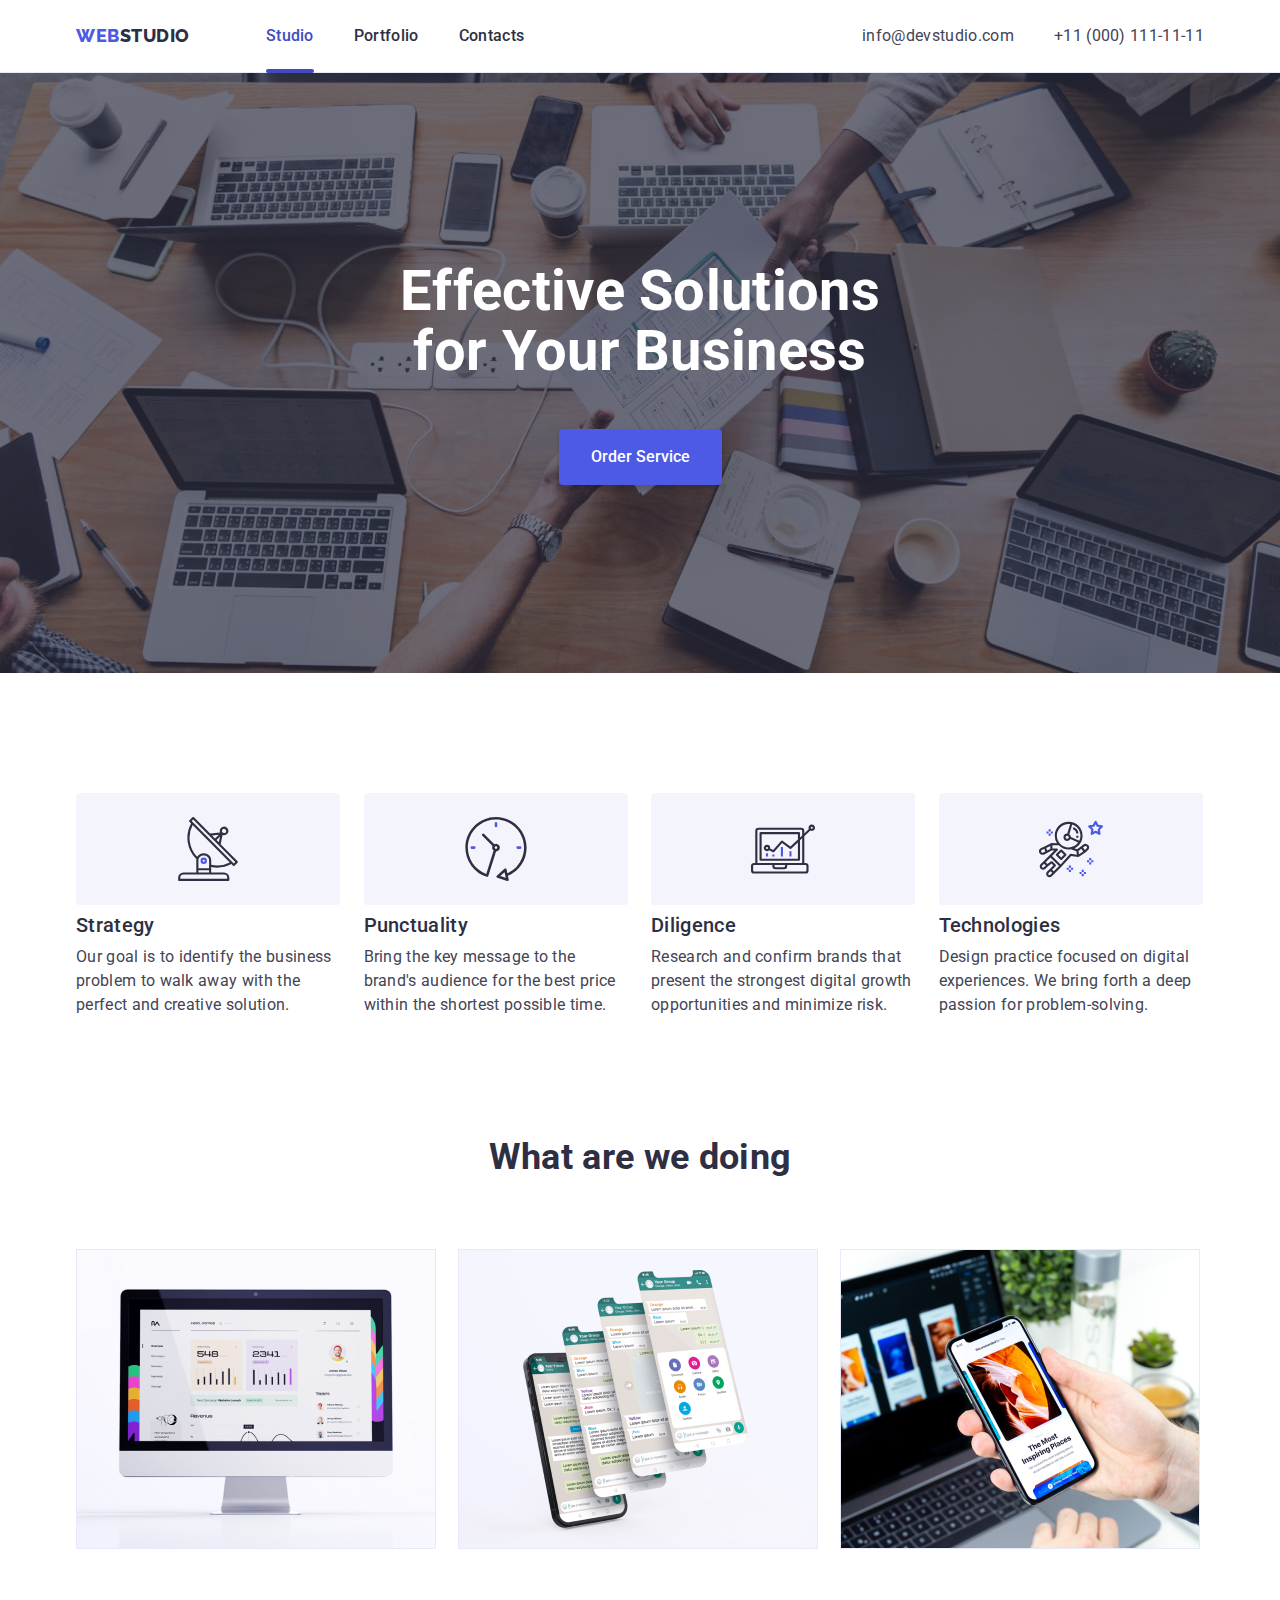
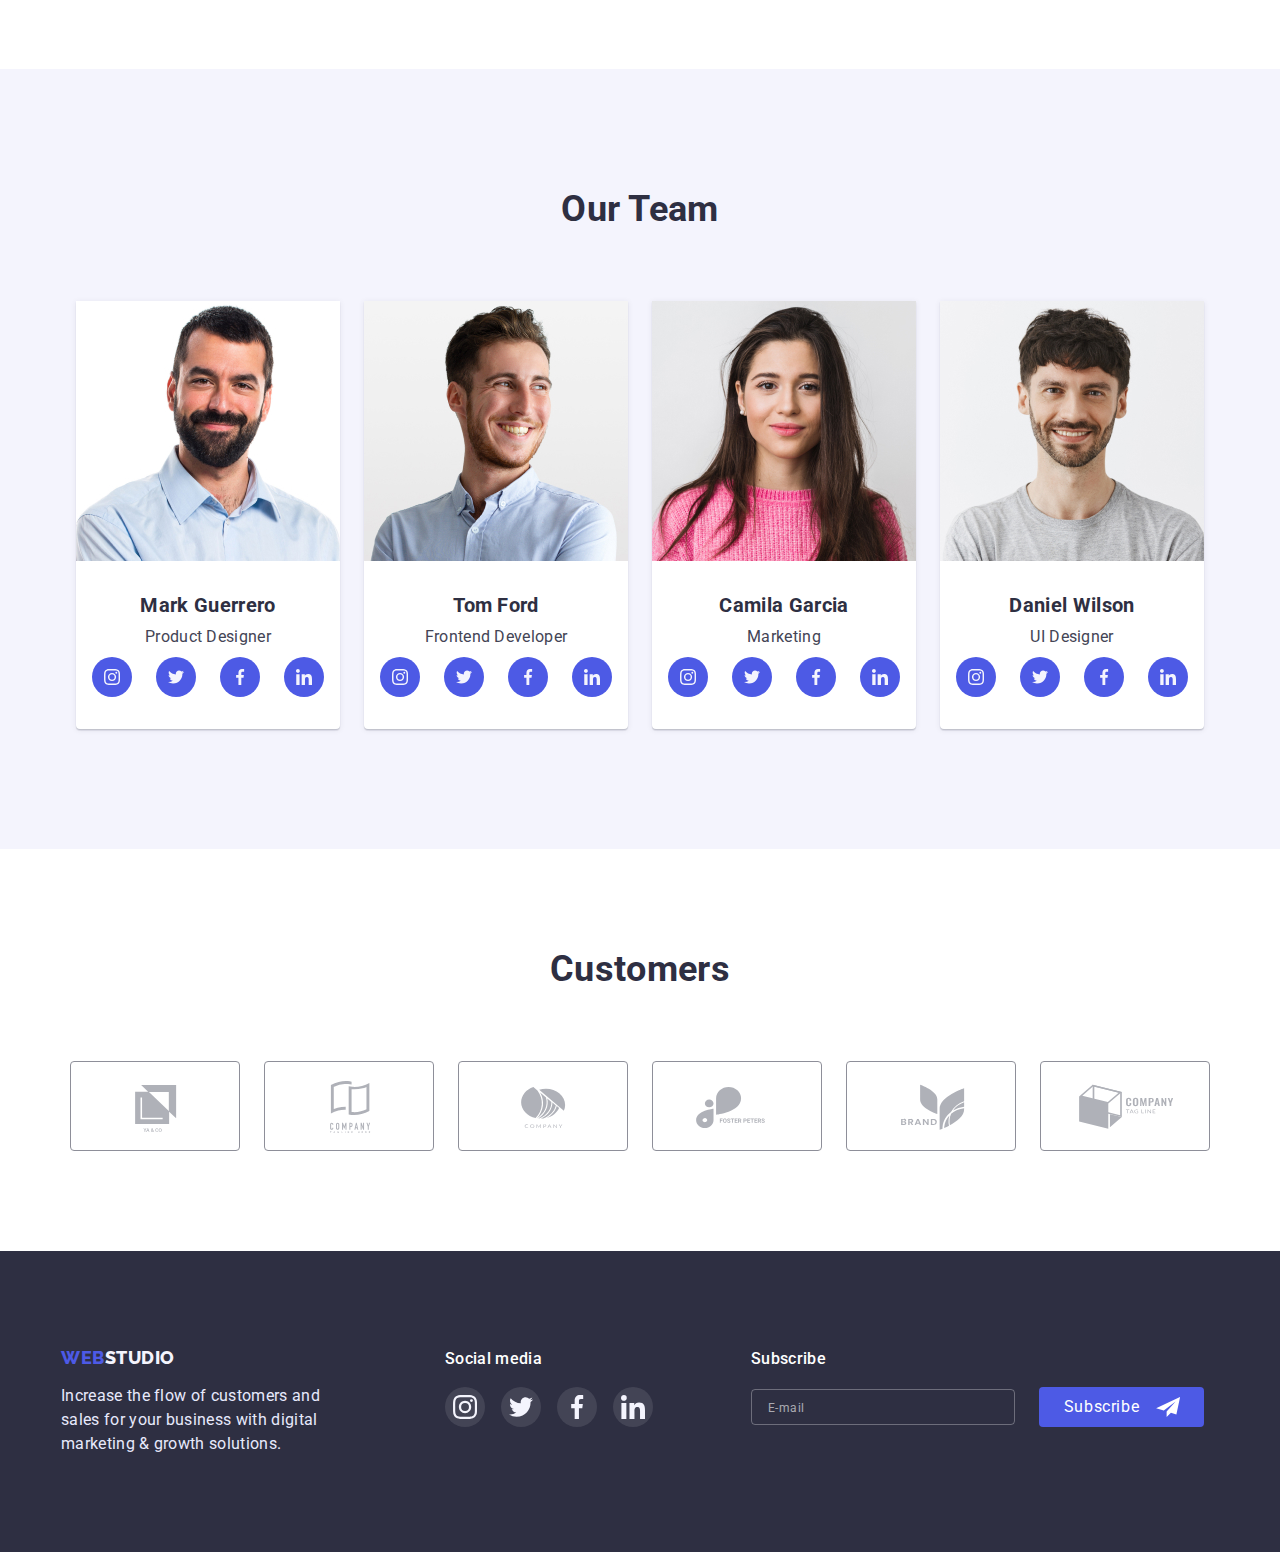
<file: index.html>
<!DOCTYPE html>
<html lang="en">
<head>
    <meta charset="UTF-8">
    <meta http-equiv="X-UA-Compatible" content="IE=edge">
    <meta name="viewport" content="width=device-width, initial-scale=1.0">
    <title>Webstudio</title>
    <!--Fonts-->
    <link rel="preconnect" href="https://fonts.googleapis.com">
    <link rel="preconnect" href="https://fonts.gstatic.com" crossorigin>
    <link href="https://fonts.googleapis.com/css2?family=Raleway:wght@800&family=Roboto:wght@400;500;700;900&display=swap"
        rel="stylesheet">
    <!--Styles-->
    <link rel="stylesheet" href="https://cdn.jsdelivr.net/npm/modern-normalize@1.1.0/modern-normalize.min.css">
    <link rel="stylesheet" href="./css/styels.css">

</head>
<body>
    <header class="header">
        <div class="container main-nav">
            <a class="nav-logo" href="./index.html"><span class="logo-link-part">Web</span>Studio</a>
            <button class="main-btn-hamburger js-open-menu" type="button" >
                <svg class="main-menu-hamburger">
                    <use href="./images/icons.svg#icon-menu-hamburger"></use>
                </svg>
            </button>  
            <!-- *Menu-hamburger*-->
            <div class="menu-hamburger js-menu-container" >
                <button class="modal-menu-close js-close-menu" type="button">
                    <svg class="menu-icon-close">
                        <use href="./images/icons.svg#icon-close"></use>
                    </svg>
                </button>
                <nav class="mobile-nav">
                    <ul class="mobile-site-nav">
                        <li class="item"><a class="mobile-nav-link current" href="./index.html">Studio</a></li>
                        <li class="item"><a class="mobile-nav-link" href="./portfolio.html">Portfolio</a></li>
                        <li class="item"><a class="mobile-nav-link" href="">Contacts</a></li>
                    </ul>
                </nav>
                <div class="mobail-address-social">
                    <address class="mobile-address">
                        <ul class="mobile-site-address">
                            <li class="item"><a class="mobile-address-link tel" href="tel:+110001111111">+11 (000) 111-11-11</a></li>
                            <li class="item"><a class="mobile-address-link mail" href="mailto:info@devstudio.com">info@devstudio.com</a></li>
                        </ul>
                    </address>
                    <ul class="mobail-social-list">
                        <li class="mobail-social-item">
                            <a href="" class="mobail-social-link">
                                <svg class="mobail-social-icon">
                                    <use href="./images/icons.svg#icon-instagram"></use>
                                </svg>
                            </a>
                        </li>
                        <li class="mobail-social-item">
                            <a href="" class="mobail-social-link">
                                <svg class="mobail-social-icon">
                                    <use href="./images/icons.svg#icon-twitter"></use>
                                </svg>
                            </a>
                        </li>
                        <li class="mobail-social-item">
                            <a href="" class="mobail-social-link">
                                <svg class="mobail-social-icon">
                                    <use href="./images/icons.svg#icon-facebook"></use>
                                </svg>
                            </a>
                        </li>
                        <li class="mobail-social-item">
                            <a href="" class="mobail-social-link">
                                <svg class="mobail-social-icon">
                                    <use href="./images/icons.svg#icon-linkedin"></use>
                                </svg>
                            </a>
                        </li>
                    </ul>
                </div>
            </div>  
            <!-- end menu -->
            <nav class="nav">
                <ul class="site-nav">
                    <li class="item"><a class="nav-link current" href="./index.html">Studio</a></li>
                    <li class="item"><a class="nav-link" href="./portfolio.html">Portfolio</a></li>
                    <li class="item"><a class="nav-link" href="">Contacts</a></li>
                </ul> 
            </nav>
            <address class="address">
                <ul class="site-address">
                        <li class="item"><a class="address-link" href="mailto:info@devstudio.com">info@devstudio.com</a></li>
                        <li class="item"><a class="address-link"  href="tel:+110001111111">+11 (000) 111-11-11</a></li>
                </ul>  
            </address>        
        </div>
    </header>
    <main class="main-page">
        <section class="hero-section">
            <div class="container">
                <h1 class="hero-text">Effective Solutions
                for Your Business</h1>
                <button class="button-service" type="button" data-modal-open>Order Service</button>
            </div>
        </section>
        <section class="about-section">
            <div class="container">
                <h2 class="visually-hidden">What are we doing</h2>
                <ul class="about-items">
                    <li class="item">
                        <div class="about-icon-box">
                            <svg class="about-icon">
                                <use href="./images/icons.svg#icon-antenna"></use>
                            </svg>
                        </div>
                        
                        <h3 class="about-section-title">Strategy</h3>
                        <p class="about-section-descr">Our goal is to identify the business
                        problem to walk away with the perfect and creative solution.</p>
                    </li>
                    <li class="item">
                        <div class="about-icon-box">
                            <svg class="about-icon">
                                <use href="./images/icons.svg#icon-clock"></use>
                            </svg>
                        </div>
                        <h3 class="about-section-title">Punctuality</h3>
                        <p class="about-section-descr">Bring the key message to the brand's audience for the best price within the shortest possible time.</p>
                    </li>
                    <li class="item">
                        <div class="about-icon-box">
                            <svg class="about-icon">
                                <use href="./images/icons.svg#icon-diagram"></use>
                            </svg>
                        </div>
                        <h3 class="about-section-title">Diligence</h3>
                        <p class="about-section-descr">Research and confirm brands that present the strongest digital growth opportunities and minimize risk.</p>
                    </li>
                    <li class="item">
                        <div class="about-icon-box">
                            <svg class="about-icon">
                                <use href="./images/icons.svg#icon-astronaut"></use>
                            </svg>
                        </div>
                        <h3 class="about-section-title">Technologies</h3>
                        <p class="about-section-descr">Design practice focused on digital experiences. We bring forth a deep passion for problem-solving.</p>
                    </li>
                </ul>
            </div>
        </section>
        <section class="example-section">
            <div class="container">
                <h2 class="example-section-head">What are we doing</h2>
                <ul class="example-section-img">
                    <li>
                        <img 
                        srcset="
                        ./images/computer.jpg 1x, 
                        ./images/computer@2x.jpg 2x
                        " 
                        src="./images/computer.jpg" 
                        alt="computer" 
                        width="360" 
                        >
                    </li>
                    <li>
                        <img 
                        srcset="
                        ./images/phone.jpg 1x, 
                        ./images/phone@2x.jpg 2x
                        "
                        src="./images/phone.jpg" 
                        alt="phone messenger" 
                        width="360">
                    </li>
                    <li>
                        <img 
                        srcset="
                        ./images/technologies.jpg 1x, 
                        ./images/technologies@2x.jpg 2x
                        " 
                        src="./images/technologies.jpg" 
                        alt="computer and phone" 
                        width="360">
                    </li>
                </ul>
            </div>
        </section>
        <section class="team-section">
            <div class="container">
                <h2 class="team-section-head">Our Team</h2>
                <ul class="team-list">
                    <li class="team-list-item">
                        <img 
                        srcset="
                        ./images/markguerrero.jpg 1x, 
                        ./images/markguerrero@2x.jpg 2x
                        "
                        src="./images/markguerrero.jpg" 
                        alt="photo Mark Guerrero" 
                        width="264" 
                        class="team-section-img"
                        >
                        <div class="team-section-descrow">
                            <h3  class="team-section-title">Mark Guerrero</h3>
                            <p class="team-section-descr">Product Designer</p>
                            <ul class="social-list">
                                <li class="social-item">
                                    <a href="" class="social-link">
                                        <svg class="social-icon">
                                            <use href="./images/icons.svg#icon-instagram"></use>
                                        </svg>
                                    </a>
                                </li>
                                <li class="social-item">
                                    <a href="" class="social-link">
                                        <svg class="social-icon">
                                            <use href="./images/icons.svg#icon-twitter"></use>
                                        </svg>
                                    </a>
                                </li>
                                <li class="social-item">
                                    <a href="" class="social-link">
                                        <svg class="social-icon">
                                            <use href="./images/icons.svg#icon-facebook"></use>
                                        </svg>
                                    </a>
                                </li>
                                <li class="social-item">
                                    <a href="" class="social-link">
                                        <svg class="social-icon">
                                            <use href="./images/icons.svg#icon-linkedin"></use>
                                        </svg>
                                    </a>
                                </li>
                            </ul>
                        </div>
                    </li>
                    <li class="team-list-item">
                        <img
                        srcset="
                        ./images/tomford.jpg 1x, 
                        ./images/tomford@2x.jpg 2x
                        "
                        src="./images/tomford.jpg" 
                        alt="photo Tom Ford" 
                        width="264" 
                        class="team-section-img"
                        >
                        <div class="team-section-descrow">
                            <h3  class="team-section-title">Tom Ford</h3>
                            <p class="team-section-descr">Frontend Developer</p>
                            <ul class="social-list">
                                <li class="social-item">
                                    <a href="" class="social-link">
                                        <svg class="social-icon">
                                            <use href="./images/icons.svg#icon-instagram"></use>
                                        </svg>
                                    </a>
                                </li>
                                <li class="social-item">
                                    <a href="" class="social-link">
                                        <svg class="social-icon">
                                            <use href="./images/icons.svg#icon-twitter"></use>
                                        </svg>
                                    </a>
                                </li>
                                <li class="social-item">
                                    <a href="" class="social-link">
                                        <svg class="social-icon">
                                            <use href="./images/icons.svg#icon-facebook"></use>
                                        </svg>
                                    </a>
                                </li>
                                <li class="social-item">
                                    <a href="" class="social-link">
                                        <svg class="social-icon">
                                            <use href="./images/icons.svg#icon-linkedin"></use>
                                        </svg>
                                    </a>
                                </li>
                            </ul>
                        </div>
                    </li>
                    <li class="team-list-item">
                        <img
                        srcset="
                        ./images/camilagarcia.jpg 1x, 
                        ./images/camilagarcia@2x.jpg 2x
                        "                         
                        src="./images/camilagarcia.jpg" 
                        alt="photo Camila Garcia" 
                        width="264" 
                        class="team-section-img"
                        >
                        <div class="team-section-descrow">
                            <h3  class="team-section-title">Camila Garcia</h3>
                            <p class="team-section-descr">Marketing</p>
                            <ul class="social-list">
                                <li class="social-item">
                                    <a href="" class="social-link">
                                        <svg class="social-icon">
                                            <use href="./images/icons.svg#icon-instagram"></use>
                                        </svg>
                                    </a>
                                </li>
                                <li class="social-item">
                                    <a href="" class="social-link">
                                        <svg class="social-icon">
                                            <use href="./images/icons.svg#icon-twitter"></use>
                                        </svg>
                                    </a>
                                </li>
                                <li class="social-item">
                                    <a href="" class="social-link">
                                        <svg class="social-icon">
                                            <use href="./images/icons.svg#icon-facebook"></use>
                                        </svg>
                                    </a>
                                </li>
                                <li class="social-item">
                                    <a href="" class="social-link">
                                        <svg class="social-icon">
                                            <use href="./images/icons.svg#icon-linkedin"></use>
                                        </svg>
                                    </a>
                                </li>
                            </ul>
                        </div>
                    </li>
                    <li class="team-list-item">
                        <img
                        srcset="
                        ./images/danielwilson.jpg 1x, 
                        ./images/danielwilson@2x.jpg 2x
                        " 
                        src="./images/danielwilson.jpg" 
                        alt="photo Daniel Wilson" 
                        width="264" 
                        class="team-section-img"
                        >
                        <div class="team-section-descrow">
                            <h3  class="team-section-title">Daniel Wilson</h3>
                            <p class="team-section-descr">UI Designer</p>
                            <ul class="social-list">
                                <li class="social-item">
                                    <a href="" class="social-link">
                                        <svg class="social-icon">
                                            <use href="./images/icons.svg#icon-instagram"></use>
                                        </svg>
                                    </a>
                                </li>
                                <li class="social-item">
                                    <a href="" class="social-link">
                                        <svg class="social-icon">
                                            <use href="./images/icons.svg#icon-twitter"></use>
                                        </svg>
                                    </a>
                                </li>
                                <li class="social-item">
                                    <a href="" class="social-link">
                                        <svg class="social-icon">
                                            <use href="./images/icons.svg#icon-facebook"></use>
                                        </svg>
                                    </a>
                                </li>
                                <li class="social-item">
                                    <a href="" class="social-link">
                                        <svg class="social-icon">
                                            <use href="./images/icons.svg#icon-linkedin"></use>
                                        </svg>
                                    </a>
                                </li>
                            </ul>
                        </div>
                    </li>
                </ul>
            </div>
        </section>
        <section class="customers-section">
            <div class="container">
                <h2 class="customers-section-head">Customers</h2>
                <ul class="customers-list">
                    <li class="customers-item">
                        <a href="" class="customers-link">
                            <svg class="customers-icon">
                                <use href="./images/icons.svg#icon-yaco"></use>
                            </svg>
                        </a>
                    </li>
                    <li class="customers-item">
                        <a href="" class="customers-link">
                            <svg class="customers-icon">
                                <use href="./images/icons.svg#icon-taglinehere"></use>
                            </svg>
                        </a>
                    </li>
                    <li class="customers-item">
                        <a href="" class="customers-link">
                            <svg class="customers-icon">
                                <use href="./images/icons.svg#icon-company"></use>
                            </svg>
                        </a>
                    </li>
                    <li class="customers-item">
                        <a href="" class="customers-link">
                            <svg class="customers-icon">
                                <use href="./images/icons.svg#icon-fosterpeters"></use>
                            </svg>
                        </a>
                    </li>
                    <li class="customers-item">
                        <a href="" class="customers-link">
                            <svg class="customers-icon">
                                <use href="./images/icons.svg#icon-brand"></use>
                            </svg>
                        </a>
                    </li>
                    <li class="customers-item">
                        <a href="" class="customers-link">
                            <svg class="customers-icon">
                                <use href="./images/icons.svg#icon-companytagline"></use>
                            </svg>
                        </a>
                    </li>
                </ul>
            </div>
        </section>
    </main>
    <footer class="footer">
        <div class="container footer-asides">
            <div class="footer-aside-logo div-footer">
                <a class="logo-footer" href="./index.html"><span class="logo-footer-part">Web</span>Studio</a>
                <p class="footer-descr">Increase the flow of customers and sales for your business with digital marketing & growth solutions.</p>
            </div>
            <div class="footer-aside-social div-footer">
                <h2 class="footer-social-head">Social media</h2>
                <ul class="footer-social-list">
                    <li class="footer-social-item">
                        <a href="" class="footer-social-link">
                            <svg class="footer-social-icon">
                                <use href="./images/icons.svg#icon-instagram"></use>
                            </svg>
                        </a>
                    </li>
                    <li class="footer-social-item">
                        <a href="" class="footer-social-link">
                            <svg class="footer-social-icon">
                                <use href="./images/icons.svg#icon-twitter"></use>
                            </svg>
                        </a>
                    </li>
                    <li class="footer-social-item">
                        <a href="" class="footer-social-link">
                            <svg class="footer-social-icon">
                                <use href="./images/icons.svg#icon-facebook"></use>
                            </svg>
                        </a>
                    </li>
                    <li class="footer-social-item">
                        <a href="" class="footer-social-link">
                            <svg class="footer-social-icon">
                                <use href="./images/icons.svg#icon-linkedin"></use>
                            </svg>
                        </a>
                    </li>
                </ul>
            </div>
            <div class="footer-aside-subscribe div-footer">
                <form class="footer-form-subscribe">
                    <label class="footer-label-email" for="user_email">Subscribe</label>
                    <span class="footer-input-btn">
                        <input class="footer-input-email" type="email" name="user-email" placeholder="E-mail" id="user_email"/>   
                        <button class="footer-btn-subscribe" type="submit">
                            Subscribe
                            <svg class="footer-subscribe-icon">
                                <use href="./images/icons.svg#icon-iconsend"></use>
                            </svg>
                        </button>
                    </span>
                </form>
            </div>
        </div>
    </footer>
    <!--*Modal*-->
    <div class="backdrop is-hidden" data-modal>
        <div class="modal">
            <button class="modal-close" type="button" data-modal-close>
                <svg class="modal-icon-close">
                    <use href="./images/icons.svg#icon-close"></use>
                </svg>
            </button>
            <h2 class="modal-title">Leave your contacts and we will call you back</h2>
            <form name="contact-form">
                <label class="modal-form-label">
                    <span class="modal-label-text name">Name</span>
                    <span class="modal-form-iconbox">
                        <input  
                            class="modal-form-input"
                            type="text"
                            name="user-name" 
                            pattern="[a-zA-Zа-яА-Я]+"
                            minlength="2"
                            required
                        >
                        <svg class="form-placeholder-icon" width="18" height="18">
                            <use href="./images/icons.svg#icon-person"></use>
                        </svg>
                    </span>
                </label>
                
                <label class="modal-form-label">
                    <span class="modal-label-text">Phone</span>
                    <span class="modal-form-iconbox">
                        <input 
                            class="modal-form-input"
                            type="tel"  
                            name="user-number-phone"
                            pattern="[0-9]{3}-[0-9]{3}-[0-9]{2}-[0-9]{2}"
                            title="xxx-xxx-xx-xx"
                            required
                        >
                        <svg class="form-placeholder-icon" width="18" height="24">
                            <use href="./images/icons.svg#icon-phone"></use>
                        </svg>
                    </span>
                </label>

                <label class="modal-form-label">
                    <span class="modal-label-text">Email</span>
                    <span class="modal-form-iconbox">
                        <input   
                            class="modal-form-input"
                            type="email" 
                            name="user-email" 
                            required
                        >
                        <svg class="form-placeholder-icon" width="18" height="24">
                            <use href="./images/icons.svg#icon-email"></use>
                        </svg>
                    </span>
                </label>

                <label class="modal-label-textarea" >
                    <span class="modal-label-text">Comment</span>
                    <textarea class="modal-form-input textarea" name="user-comment" placeholder="Text input"></textarea>
                </label>
                
                <label class="modal-label-checkbox">
                    <input
                        class="visually-hidden checkbox"
                        type="checkbox" 
                        name="user-policy" 
                        required
                    >
                    <span class="modal-fake-checkbox">
                        <svg class="modal-form-checkbox-icon">
                            <use href="./images/icons.svg#icon-checkbox"></use>
                        </svg>
                    </span>
                    <span class="modal-label-text check">
                        I accept the terms and conditions of the 
                        <a class="form-check-link" href="">Privacy Policy</a>
                    </span>
                </label>
                
                <div class="modal-btn-box"><button class="modal-form-submit" type="submit">Send</button></div>
                

                </form>
            </form>
        </div>
    </div>
    <script src="./js/mobile-menu.js"></script>
    <script src="./js/modal.js"></script>
</body>
</html>
</file>
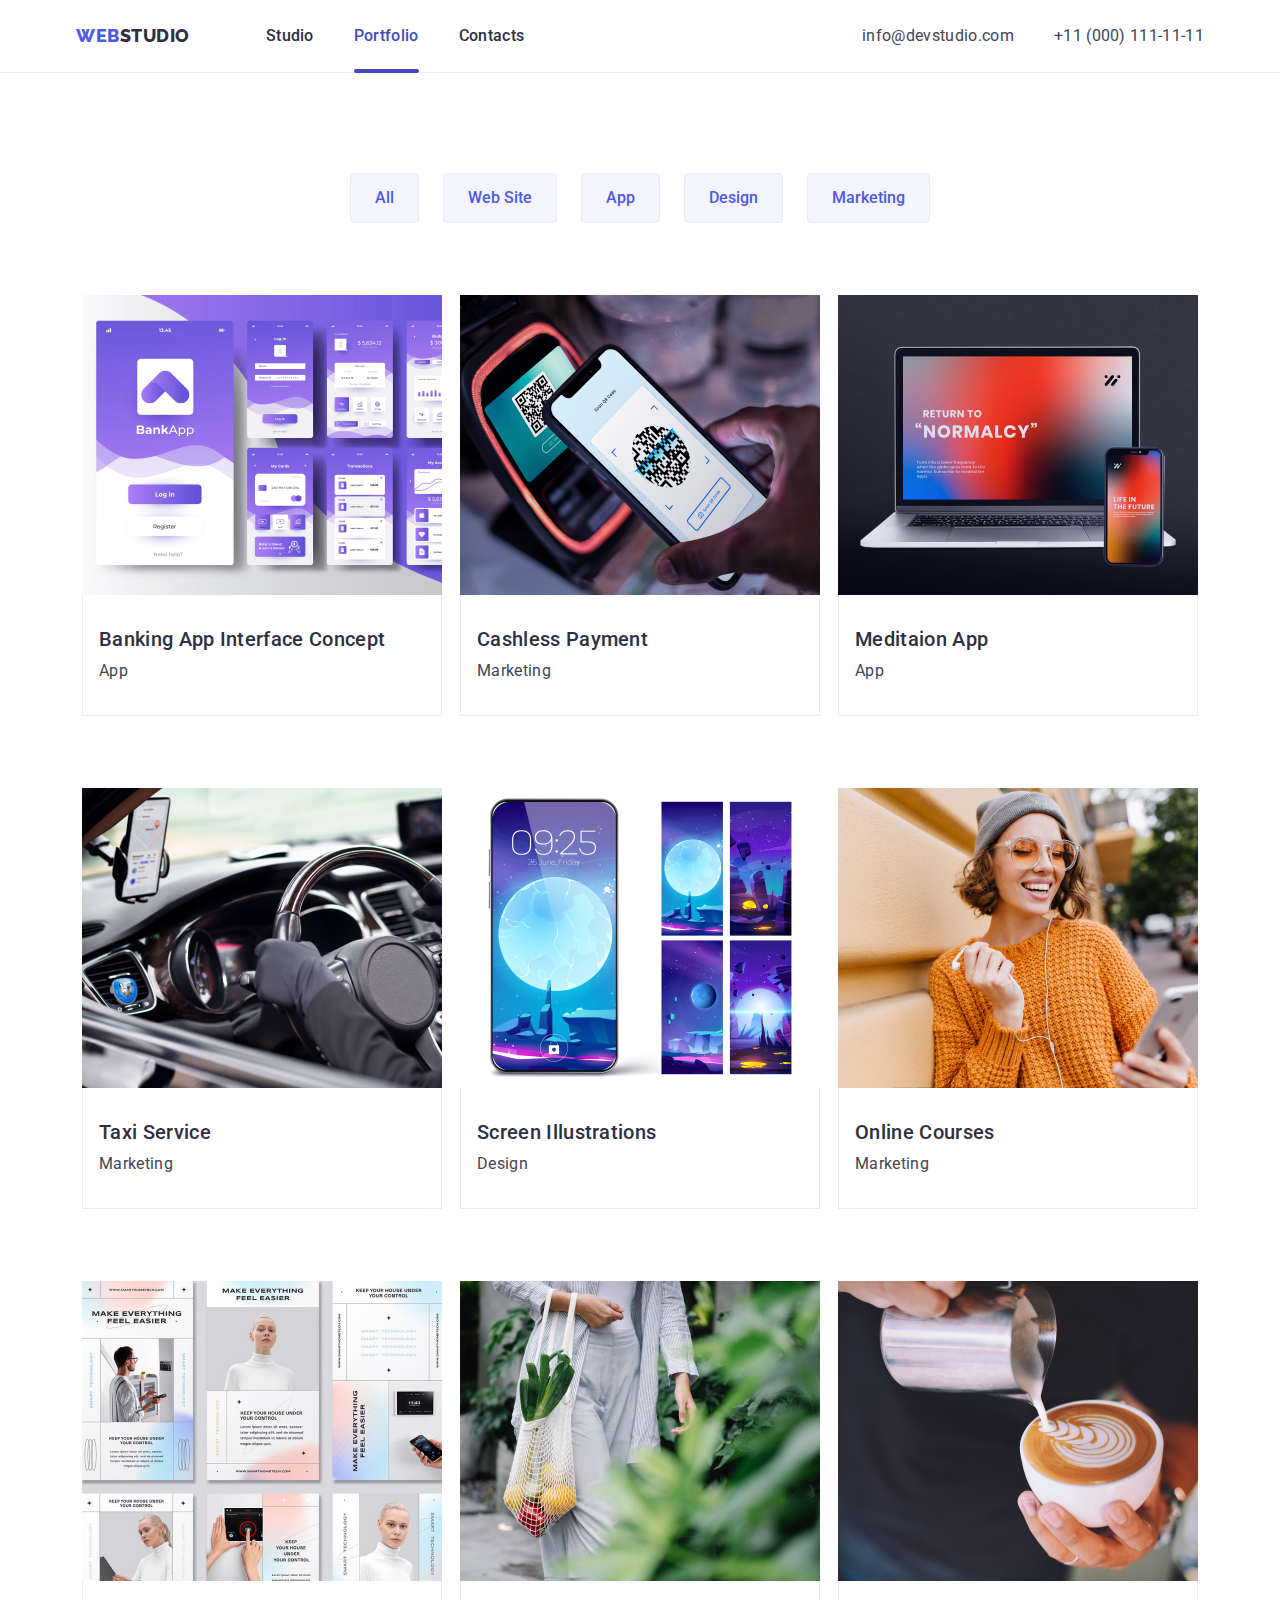
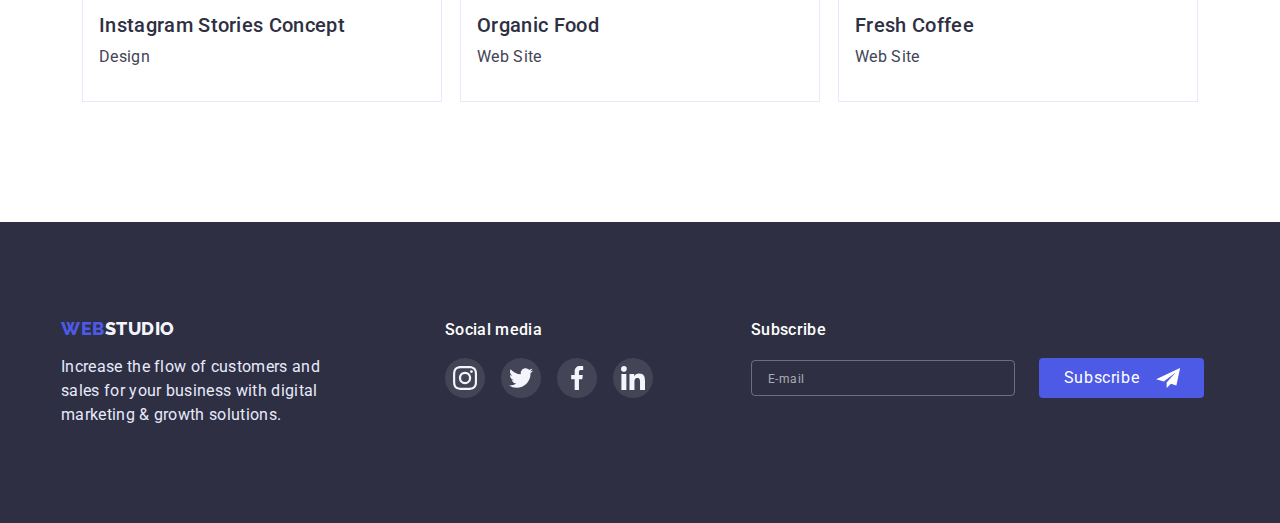
<file: portfolio.html>
<!DOCTYPE html>
<html lang="en">
<head>
    <meta charset="UTF-8">
    <meta http-equiv="X-UA-Compatible" content="IE=edge">
    <meta name="viewport" content="width=device-width, initial-scale=1.0">
    <title>Webstudio</title>
    <!--Fonts-->
    <link rel="preconnect" href="https://fonts.googleapis.com">
    <link rel="preconnect" href="https://fonts.gstatic.com" crossorigin>
    <link
        href="https://fonts.googleapis.com/css2?family=Raleway:wght@800&family=Roboto:wght@400;500;700;900&display=swap"
        rel="stylesheet">
    <!--Styles-->
    <link rel="stylesheet" href="
    https://cdn.jsdelivr.net/npm/modern-normalize@1.1.0/modern-normalize.min.css" >
    <link rel="stylesheet" href="./css/styels.css">
</head>
<body>
    <header class="header">
        <div class="container main-nav">
            <a class="nav-logo" href="./index.html"><span class="logo-link-part">Web</span>Studio</a>
            <button class="main-btn-hamburger js-open-menu" type="button">
                <svg class="main-menu-hamburger">
                    <use href="./images/icons.svg#icon-menu-hamburger"></use>
                </svg>
            </button>
            <!-- *Menu-hamburger*-->
            <div class="menu-hamburger js-menu-container">
                <button class="modal-menu-close js-close-menu" type="button">
                    <svg class="menu-icon-close">
                        <use href="./images/icons.svg#icon-close"></use>
                    </svg>
                </button>
                <nav class="mobile-nav">
                    <ul class="mobile-site-nav">
                        <li class="item"><a class="mobile-nav-link" href="./index.html">Studio</a></li>
                        <li class="item"><a class="mobile-nav-link current" href="./portfolio.html">Portfolio</a></li>
                        <li class="item"><a class="mobile-nav-link" href="">Contacts</a></li>
                    </ul>
                </nav>
                <div class="mobail-address-social">
                    <address class="mobile-address">
                        <ul class="mobile-site-address">
                            <li class="item"><a class="mobile-address-link tel" href="tel:+110001111111">+11 (000)
                                    111-11-11</a></li>
                            <li class="item"><a class="mobile-address-link mail"
                                    href="mailto:info@devstudio.com">info@devstudio.com</a></li>
                        </ul>
                    </address>
                    <ul class="mobail-social-list">
                        <li class="mobail-social-item">
                            <a href="" class="mobail-social-link">
                                <svg class="mobail-social-icon">
                                    <use href="./images/icons.svg#icon-instagram"></use>
                                </svg>
                            </a>
                        </li>
                        <li class="mobail-social-item">
                            <a href="" class="mobail-social-link">
                                <svg class="mobail-social-icon">
                                    <use href="./images/icons.svg#icon-twitter"></use>
                                </svg>
                            </a>
                        </li>
                        <li class="mobail-social-item">
                            <a href="" class="mobail-social-link">
                                <svg class="mobail-social-icon">
                                    <use href="./images/icons.svg#icon-facebook"></use>
                                </svg>
                            </a>
                        </li>
                        <li class="mobail-social-item">
                            <a href="" class="mobail-social-link">
                                <svg class="mobail-social-icon">
                                    <use href="./images/icons.svg#icon-linkedin"></use>
                                </svg>
                            </a>
                        </li>
                    </ul>
                </div>
            </div>
            <!-- end menu -->
            <nav class="nav">
                <ul class="site-nav">
                    <li class="item"><a class="nav-link" href="./index.html">Studio</a></li>
                    <li class="item"><a class="nav-link current" href="./portfolio.html">Portfolio</a></li>
                    <li class="item"><a class="nav-link" href="">Contacts</a></li>
                </ul>
            </nav>
            <address class="address">
                <ul class="site-address">
                    <li class="item"><a class="address-link" href="mailto:info@devstudio.com">info@devstudio.com</a></li>
                    <li class="item"><a class="address-link" href="tel:+110001111111">+11 (000) 111-11-11</a></li>
                </ul>
            </address>
        </div>
    </header>

    <main>
        <section class="portfolio-section">
            <div class="container">
                <h1 class="visually-hidden">Portfolio</h1>
                <ul class="filtr-items">
                    <li><button class="filtr-button" type="button">All</button></li>
                    <li><button class="filtr-button" type="button">Web Site</button></li>
                    <li><button class="filtr-button" type="button">App</button></li>
                    <li><button class="filtr-button" type="button">Design</button></li>
                    <li><button class="filtr-button" type="button">Marketing</button></li>
                </ul>
            
                <ul class="portfolio-items">
                    <li class="item">
                        <a href="" class="portfolio-content">
                            <div class="portfolio-projectcard">
                                <img
                                srcset="
                                ./images/bankingapp.jpg 1x, 
                                ./images/bankingapp@2x.jpg 2x
                                " 
                                src="./images/bankingapp.jpg" 
                                alt="Windows on the phone" 
                                width="360" 
                                height="300" 
                                class="portfolio-img"
                                >
                                <div class="portfolio-img-descr">
                                    <p class="portfolio-projectcard-text">14 Stylish and User-Friendly App Design Concepts · Task Manager App · Calorie Tracker App · Exotic Fruit Ecommerce App · Cloud Storage App</p>
                                </div>
                            </div>
                            <div class="portfolio-features">
                                <h2 class="portfolio-title">Banking App Interface Concept</h2>
                                <p  class="portfolio-descrfiltr">App</p>
                            </div>
                        </a>
                    </li>
                    <li class="item">
                        <a href="" class="portfolio-content">
                            <div class="portfolio-projectcard">
                                <img
                                srcset="
                                ./images/cashlesspayment.jpg 1x, 
                                ./images/cashlesspayment@2x.jpg 2x
                                "                                 
                                src="./images/cashlesspayment.jpg" 
                                alt="Phone payment" 
                                width="360" 
                                height="300" 
                                class="portfolio-img"
                                >
                                <div class="portfolio-img-descr"
                                >
                                    <p class="portfolio-projectcard-text">14 Stylish and User-Friendly App Design Concepts · Task Manager App · Calorie Tracker App · Exotic Fruit Ecommerce App · Cloud Storage App</p>
                                </div>
                            </div>
                            <div class="portfolio-features">
                                <h2 class="portfolio-title">Cashless Payment</h2>
                                <p  class="portfolio-descrfiltr">Marketing</p>
                            </div>
                        </a>
                    </li>
                    <li class="item">
                        <a href="" class="portfolio-content">
                            <div class="portfolio-projectcard">
                                <img
                                srcset="
                                ./images/meditaionapp.jpg 1x, 
                                ./images/meditaionapp@2x.jpg 2x
                                " 
                                src="./images/meditaionapp.jpg" 
                                alt="Laptop and phone" 
                                width="360" 
                                height="300" 
                                class="portfolio-img"
                                >
                                <div class="portfolio-img-descr">
                                    <p class="portfolio-projectcard-text">14 Stylish and User-Friendly App Design Concepts · Task Manager App · Calorie Tracker App · Exotic Fruit Ecommerce App · Cloud Storage App</p>
                                </div>
                            </div>
                            <div class="portfolio-features">
                                <h2 class="portfolio-title">Meditaion App</h2>
                                <p  class="portfolio-descrfiltr">App</p>
                            </div>
                        </a>
                    </li>
                    <li class="item">
                        <a href="" class="portfolio-content">
                            <div class="portfolio-projectcard">
                                <img
                                srcset="
                                ./images/taxiservice.jpg 1x, 
                                ./images/taxiservice@2x.jpg 2x
                                "
                                src="./images/taxiservice.jpg" 
                                alt="Car" 
                                width="360" 
                                height="300" 
                                class="portfolio-img"
                                >
                                <div class="portfolio-img-descr">
                                    <p class="portfolio-projectcard-text">14 Stylish and User-Friendly App Design Concepts · Task Manager App · Calorie Tracker App · Exotic Fruit Ecommerce App · Cloud Storage App</p>
                                </div>
                            </div>
                            <div class="portfolio-features">
                                <h2 class="portfolio-title">Taxi Service</h2>
                                <p  class="portfolio-descrfiltr">Marketing</p>
                            </div>
                        </a>
                    </li>
                    <li class="item">
                        <a href="" class="portfolio-content">
                            <div class="portfolio-projectcard">
                                <img
                                srcset="
                                ./images/screenillustrations.jpg 1x, 
                                ./images/screenillustrations@2x.jpg 2x
                                "
                                src="./images/screenillustrations.jpg" 
                                alt="Screen Illustrations" 
                                width="360" 
                                height="300" 
                                class="portfolio-img"
                                >
                                <div class="portfolio-img-descr">
                                    <p class="portfolio-projectcard-text">14 Stylish and User-Friendly App Design Concepts · Task Manager App · Calorie Tracker App · Exotic Fruit Ecommerce App · Cloud Storage App</p>
                                </div>
                            </div>
                            <div class="portfolio-features">
                                <h2 class="portfolio-title">Screen Illustrations</h2>
                                <p  class="portfolio-descrfiltr">Design</p>
                            </div>
                        </a>
                    </li>
                    <li class="item">
                        <a href="" class="portfolio-content">
                            <div class="portfolio-projectcard">
                                <img
                                srcset="
                                ./images/onlinecourses.jpg 1x, 
                                ./images/onlinecourses@2x.jpg 2x
                                "
                                src="./images/onlinecourses.jpg" 
                                alt="Woman with phone" 
                                width="360" 
                                height="300" 
                                class="portfolio-img"
                                >
                                <div class="portfolio-img-descr">
                                    <p class="portfolio-projectcard-text">14 Stylish and User-Friendly App Design Concepts · Task Manager App · Calorie Tracker App · Exotic Fruit Ecommerce App · Cloud Storage App</p>
                                </div>
                            </div>
                            <div class="portfolio-features">
                                <h2 class="portfolio-title">Online Courses</h2>
                                <p  class="portfolio-descrfiltr">Marketing</p>
                            </div>
                        </a>
                    </li>
                    <li class="item">
                        <a href="" class="portfolio-content">
                            <div class="portfolio-projectcard">
                                <img
                                srcset="
                                ./images/instagramstories.jpg 1x, 
                                ./images/instagramstories@2x.jpg 2x
                                "                                 
                                src="./images/instagramstories.jpg" 
                                alt="Instagram Stories Concept" 
                                width="360" 
                                height="300" 
                                class="portfolio-img"
                                >
                                <div class="portfolio-img-descr">
                                    <p class="portfolio-projectcard-text">14 Stylish and User-Friendly App Design Concepts · Task Manager App · Calorie Tracker App · Exotic Fruit Ecommerce App · Cloud Storage App</p>
                                </div>
                            </div>
                            <div class="portfolio-features">
                                <h2 class="portfolio-title">Instagram Stories Concept</h2>
                                <p  class="portfolio-descrfiltr">Design</p>
                            </div>
                        </a>
                    </li>
                    <li class="item">
                        <a href="" class="portfolio-content">
                            <div class="portfolio-projectcard">
                                <img
                                srcset="
                                ./images/organicfood.jpg 1x, 
                                ./images/organicfood@2x.jpg 2x
                                " 
                                src="./images/organicfood.jpg" 
                                alt="A man with fruit" 
                                width="360" 
                                height="300" 
                                class="portfolio-img"
                                >
                                <div class="portfolio-img-descr">
                                    <p class="portfolio-projectcard-text">14 Stylish and User-Friendly App Design Concepts · Task Manager App · Calorie Tracker App · Exotic Fruit Ecommerce App · Cloud Storage App</p>
                                </div>
                            </div>
                            <div class="portfolio-features">
                                <h2 class="portfolio-title">Organic Food</h2>
                                <p  class="portfolio-descrfiltr">Web Site</p>
                            </div>
                        </a>
                    </li>
                    <li class="item">
                        <a href="" class="portfolio-content">
                            <div class="portfolio-projectcard">
                                <img
                                srcset="
                                ./images/freshcoffee.jpg 1x, 
                                ./images/freshcoffee@2x.jpg 2x
                                "                                  
                                src="./images/freshcoffee.jpg" 
                                alt="Coffee" 
                                width="360" 
                                height="300" 
                                class="portfolio-img"
                                >
                                <div class="portfolio-img-descr">
                                    <p class="portfolio-projectcard-text">14 Stylish and User-Friendly App Design Concepts · Task Manager App · Calorie Tracker App · Exotic Fruit Ecommerce App · Cloud Storage App</p>
                                </div>
                            </div>
                            <div class="portfolio-features">
                                <h2 class="portfolio-title">Fresh Coffee</h2>
                                <p  class="portfolio-descrfiltr">Web Site</p>
                            </div>
                        </a>
                    </li>
                </ul>
            </div>
        </section>
    </main>
    <footer class="footer">
        <div class="container footer-asides">
            <div class="footer-aside-logo">
                <a class="logo-footer" href="./index.html"><span class="logo-footer-part">Web</span>Studio</a>
                <p class="footer-descr">Increase the flow of customers and sales for your business with digital marketing &
                    growth solutions.</p>
            </div>
            <div class="footer-aside-social">
                <h2 class="footer-social-head">Social media</h2>
                <ul class="footer-social-list">
                    <li class="footer-social-item">
                        <a href="" class="footer-social-link">
                            <svg class="footer-social-icon">
                                <use href="./images/icons.svg#icon-instagram"></use>
                            </svg>
                        </a>
                    </li>
                    <li class="footer-social-item">
                        <a href="" class="footer-social-link">
                            <svg class="footer-social-icon">
                                <use href="./images/icons.svg#icon-twitter"></use>
                            </svg>
                        </a>
                    </li>
                    <li class="footer-social-item">
                        <a href="" class="footer-social-link">
                            <svg class="footer-social-icon">
                                <use href="./images/icons.svg#icon-facebook"></use>
                            </svg>
                        </a>
                    </li>
                    <li class="footer-social-item">
                        <a href="" class="footer-social-link">
                            <svg class="footer-social-icon">
                                <use href="./images/icons.svg#icon-linkedin"></use>
                            </svg>
                        </a>
                    </li>
                </ul>
            </div>
            <div class="footer-aside-subscribe">
                <form class="footer-form-subscribe">
                    <label class="footer-label-email" for="user_email">Subscribe</label>
                    <span class="footer-input-btn">
                        <input class="footer-input-email" type="email" name="user-email" placeholder="E-mail"
                            id="user_email" />
                        <button class="footer-btn-subscribe" type="submit">
                            Subscribe
                            <svg class="footer-subscribe-icon">
                                <use href="./images/icons.svg#icon-iconsend"></use>
                            </svg>
                        </button>
                    </span>
                </form>
            </div>
        </div>
    </footer>

    <script src="./js/mobile-menu.js"></script>
</body>
</html>
</file>
<file: css/styels.css>
:root {
    --body-text: #434455;
    --basic-background: #FFFFFF;
    --background-color: #2E2F42;
    --secondary-color: #2E2F42;
    --white-text: #FFFFFF;
    --focus-color: #404BBF;
    --secondary-background: #F4F4FD;
    --accent: #E7E9FC;
    --primary-brand: #4D5AE5;
    --duration: 250ms;
    --timing-function: cubic-bezier(0.4, 0, 0.2, 1);
    --subtle-text: #8E8F99; 
}



/*Base*/

body {
    color: var(--body-text);
    font-family: 'Roboto', sans-serif;
    background-color: var(--basic-background);
    letter-spacing: 0.02em;
}

p, h1, h2, h3, h4, h5, h6 {
    margin-top: 0;
}

ul {
    margin-top: 0;
    margin-bottom: 0;
    padding-left: 0;
    list-style-type: none;
}

img {
    display: flex;
    max-width: 100%;
    height: auto;
}

.container {
    max-width: 428px;
    padding-left: 15px;
    padding-right: 15px;
    margin-left: auto;
    margin-right: auto;
}

@media screen and (min-width: 768px) {
    .container {
        max-width: 768px;
    }
}

@media screen and (min-width: 1200px) {
    .container {
        max-width: 1158px;
    }
}

.visually-hidden {
    position: absolute;
    width: 1px;
    height: 1px;
    margin: -1px;
    border: 0;
    padding: 0;
    white-space: nowrap;
    clip-path: inset(100%);
    clip: rect(0 0 0 0);
    overflow: hidden;
}

/*Header*/

.header {
    border-bottom: 1px solid var(--accent);
}

.main-nav {
    display: flex;
    justify-content: space-between;
    align-items: center;
    min-height: 72px;
}
 
.nav-logo {
    padding-top: 20px;
    padding-bottom: 20px;
    font-family: 'Raleway';
    color: var(--secondary-color);
    font-weight: 800;
    font-size: 18px;
    line-height: 24px;
    text-transform: uppercase;
    text-decoration: none;
    letter-spacing: 0.03em;
}

@media screen and (min-width: 1200px) {
    .nav-logo {
        margin-right: 76px;
    }
}

.main-btn-hamburger { 
    padding: 0; 
    margin-left: auto;
    background-color: transparent;    
    border: 0;
    cursor: pointer;
}

@media screen and (min-width: 768px) {
    .main-btn-hamburger {
        display: none;
    }
}

.main-menu-hamburger {
    width: 32px;
    height: 22px;
    stroke: var(--background-color);
}

/* Menu hamburger */
.menu-hamburger {
    z-index: 1;
    position: fixed;
    display: flex;
    flex-direction: column;
    justify-content: space-between;
    padding: 80px 35px 40px 40px;
    top: 0;
    left: 0;
    width: 100%;
    height: 100%;
    background-color: var(--basic-background);
    transform: translateX(100%);
    transition: transform var(--duration) var(--timing-function);
}

.menu-hamburger.is-open {
    transform: translateX(0);
}

.modal-menu-close {
    position: absolute;
    top: 24px;
    right: 24px;
    width: 24px;
    height: 24px;
    border-radius: 50%;
    background-color: var(--accent);
    border: 1px solid rgba(0, 0, 0, 0.1);
    cursor: pointer;
    transition: background-color var(--duration) var(--timing-function);
}

.modal-menu-close:hover {
    background-color: var(--focus-color);
    border: 0;
}

.menu-icon-close {
    width: 100%;
    height: 100%;
    fill: #000000;
    transition: fill var(--duration) var(--timing-function);
}

.modal-menu-close:hover .menu-icon-close {
    fill: var(--white-text);
}

.mobile-nav-link {
    display: block;
    color: var(--secondary-color);
    font-weight: 700;
    font-size: 36px;
    line-height: 40px;
    text-decoration: none;
    position: relative;
    transition: color var(--duration) var(--timing-function);
}

.mobile-nav .item:not(:last-child) {
    margin-bottom: 40px;
}

.mobile-nav-link.current {
    color: var(--focus-color);
}

.mobile.nav-link:hover,.mobile.nav-link:focus {
    color: var(--focus-color);
}

.mobile-address-link {
    color: var(--body-text);
    font-style: normal;
    text-decoration: none;
    transition: color var(--duration) var(--timing-function);
    display: block;
}

.mobile-address-link.tel {
    color: var(--primary-brand);
    margin-bottom: 40px;
    font-weight: 700;
    font-size: 36px;
    line-height: 40px;
}

.mobile-address-link.mail {
    margin-bottom: 48px;
    font-weight: 500;
    font-size: 20px;
    line-height: 24px;
}

/*Social team*/

.mobail-social-list {
    display: flex;
    gap: 56px;
}

.mobail-social-link {
    display: flex;
    align-items: center;
    justify-content: center;
    width: 100%;
    height: 100%;
    background-color: var(--primary-brand);
    border-radius: 50%;
    fill: var(--secondary-background);
    transition: background-color var(--duration) var(--timing-function);
}

.mobail-social-link:hover,.mobail-social-link:focus {
    background-color: var(--focus-color);
}

.mobail-social-item {
    width: 40px;
    height: 40px;
}

.mobail-social-icon {
    width: 24px;
    height: 24px;
}

/* --end menu-- */

.logo-link-part {
    color: var(--primary-brand);
}

.site-nav {
    display: none;
}

@media screen and (min-width: 768px) {
    .site-nav {
        display: flex;
    }
}

.site-nav .item + .item {
    margin-left: 40px;
}

.nav-link {
    padding-top: 24px;
    padding-bottom: 28px;
    color: var(--secondary-color);
    font-weight: 500;
    font-size: 16px;
    line-height: 24px;
    text-decoration: none;
    position: relative;
    transition: color var(--duration) var(--timing-function);
}

.nav-link.current {
    color: var(--focus-color);
}

.nav-link.current::after {
    position: absolute;
    bottom: 0;
    left: 0;
    width: 100%;
    height: 4px;
    border-radius: 2px;
    background-color: var(--focus-color);
    content: "";
}

.nav-link:hover,.nav-link:focus {
    color: var(--focus-color);
}

@media screen and (min-width: 1200px) {
    .address {
        margin-left: auto;
    }
}

.site-address {
    display: none;
}

@media screen and (min-width: 768px) {
    .site-address {
        display: flex;
        flex-direction: column;
        gap: 12px;
    }
}

@media screen and (min-width: 1200px) {
    .site-address {
        display: flex;
        flex-direction: row;
        gap: 40px;
    }
}

.address-link {
    color: var(--body-text);
    font-style: normal;
    text-decoration: none;
    transition: color var(--duration) var(--timing-function);
}

@media screen and (min-width: 768px) {
    .address-link {
        padding-top: 6px;
        padding-bottom: 6px;
        font-size: 12px;
        line-height: 14px;
    }
}

@media screen and (min-width: 1200px) {
    .address-link {
            padding-top: 24px;
            padding-bottom: 28px;
            font-size: 16px;
            line-height: 24px;
    }
}

.address-link:hover,.address-link:focus {
    color: var(--focus-color);
}

/*Hero section*/

.hero-section {
    text-align: center;
    max-width: 428px;
    margin-left: auto;
    margin-right: auto;
    padding-top: 112px;
    padding-bottom: 112px;
    background-color: var(--background-color);
    background-image: linear-gradient( to right, rgba(46, 47, 66, 0.7),rgba(46, 47, 66, 0.7)),
    url('../images/heroimage468.jpg');
    background-repeat: no-repeat;
    background-position: center;
    background-size: cover;
}

@media (min-device-pixel-ratio: 2), (min-resolution: 192dpi), (min-resolution: 2dppx) {
    .hero-section {
        background-image: linear-gradient(to right, rgba(46, 47, 66, 0.7), rgba(46, 47, 66, 0.7)), url(../images/heroimage468@2x.jpg);
    }
}

@media screen and (min-width: 768px) {
    .hero-section {
        max-width: 768px;
        background-image: linear-gradient(to right, rgba(46, 47, 66, 0.7), rgba(46, 47, 66, 0.7)), url('../images/heroimage768.jpg');
    }
}

@media (min-device-pixel-ratio: 2), (min-resolution: 192dpi), (min-resolution: 2dppx) {
    .hero-section {
        background-image: linear-gradient(to right, rgba(46, 47, 66, 0.7), rgba(46, 47, 66, 0.7)), url(../images/heroimage768@2x.jpg);
    }
}

@media screen and (min-width: 1200px) {
    .hero-section {
        max-width: 1440px;
        padding-top: 188px;
        padding-bottom: 188px;
        background-image: linear-gradient(to right, rgba(46, 47, 66, 0.7), rgba(46, 47, 66, 0.7)), url('../images/heroimage1200.jpg');

    }
}

@media (min-device-pixel-ratio: 2),
(min-resolution: 192dpi),
(min-resolution: 2dppx) {
    .hero-section {
        background-image: linear-gradient(to right, rgba(46, 47, 66, 0.7), rgba(46, 47, 66, 0.7)), url(../images/heroimage1200@2x.jpg);
    }
}

.hero-text {
    margin-left: auto;
    margin-right: auto;
    margin-bottom: 72px;
    max-width: 320px;
    color: var(--white-text);
    font-weight: 700;
    font-size: 36px;
    line-height: 40px;
}

@media screen and (min-width: 768px) {
    .hero-text {
        max-width: 496px;
        font-size: 56px;
        line-height: 60px;
        margin-bottom: 36px;
    }
}

@media screen and (min-width: 1200px) {
    .hero-text {
        margin-bottom: 48px;
    }
}

.button-service {
    color: var(--white-text);
    font-weight: 500;
    font-size: 16px;
    line-height: 24px;
    background-color: var(--primary-brand);
    padding: 16px 32px;
    box-shadow: 0px 4px 4px rgba(0, 0, 0, 0.15);
    border-radius: 4px;
    border: 0;
    cursor: pointer;
    transition: background-color var(--duration) var(--timing-function);
}

.button-service:hover,.button-service:focus {
    background-color: var(--focus-color);
}

/*About section*/

.about-section {
    padding-top: 96px;
    padding-bottom: 96px;
}

@media screen and (min-width: 1200px) {
    .about-section {
        padding-bottom: 0;
        padding-top: 120px;
    }
}

.about-icon-box {
    display: none;
}

@media screen and (min-width: 1200px) {
    .about-icon-box {
        display: flex;
        align-items: center;
        justify-content: center;
        margin-bottom: 8px;
        width: 264px;
        height: 112px;
        background-color: var(--secondary-background);
        border-radius: 4px;
    }
}

.about-icon {
    height: 64px;
    width: 64px;
}

.about-items {
    display: flex;
    flex-direction: column;
    row-gap: 72px;
}

@media screen and (min-width: 768px) {
    .about-items {
        flex-direction: row;
        flex-wrap: wrap;
        column-gap: 24px;
    }
    .about-items .item {
        width: calc((100% - 24px) / 2);
    }
}

@media screen and (min-width: 1200px) {
    .about-items {
        flex-wrap: nowrap;
        gap: 22px;
    }
}

.about-section-title {
    margin-bottom: 8px;
    text-align: center;
    color: var(--secondary-color);
    font-weight: 700;
    font-size: 36px;
    line-height: 40px;
}

@media screen and (min-width: 768px) {
    .about-section-title {
        text-align: start;
    }
}

@media screen and (min-width: 1200px) {
    .about-section-title {
        font-weight: 500;
        font-size: 20px;
        line-height: 24px;
    }
}

.about-section-descr {
    margin-bottom: 0;
    font-size: 16px;
    line-height: 24px;
}

/*Example section*/

.example-section {
    display: none;
}

@media screen and (min-width: 1200px) {
    .example-section {
        display: block;
        padding-top: 120px;
        padding-bottom: 120px;
    }
}

.example-section-head {
    margin-bottom: 72px;
    text-align: center;
    color: var(--secondary-color);
    font-size: 36px;
    line-height: 40px;
}

.example-section-img {
    display: flex;
    gap: 22px;
}

/*Team section*/

.team-section {
    padding-top: 96px;
    padding-bottom: 96px;
    background-color: var(--secondary-background);
}

@media screen and (min-width: 1200px) {
    .team-section {
        padding-top: 120px;
        padding-bottom: 120px;
    }
}

.team-section-head {
    text-align: center;
    margin-bottom: 72px;
    color: var(--secondary-color);
    font-size: 36px;
    line-height: 40px;
}

.team-list {
    display: flex;
    flex-direction: column;
    text-align: center;
    align-items: center;
    justify-content: center;
    row-gap: 72px;
}

@media screen and (min-width: 768px) {
    .team-list {
        flex-direction: row;
        flex-wrap: wrap;
        row-gap: 64px;
        column-gap: 24px;
    }

    .team-list .team-list-item {
        width: calc((100% - 24px) / 2);
    }
}

@media screen and (min-width: 1200px) {
    .team-list {
        gap: 24px;
    }
}

.team-list-item {
    max-width: 264px;
    background: var(--basic-background);
    box-shadow: 0px 1px 6px rgba(46, 47, 66, 0.08), 0px 1px 1px rgba(46, 47, 66, 0.16), 0px 2px 1px rgba(46, 47, 66, 0.08);
    border-radius: 0px 0px 4px 4px;
}

.team-section-title {
    margin-bottom: 8px;
    color: var(--secondary-color);
    font-size: 20px;
    line-height: 24px;
}

.team-section-descrow {
    padding-top: 32px;
    padding-bottom: 32px;
}

.team-section-descr {
    margin-bottom: 8px;
    font-size: 16px;
    line-height: 24px;
}
 
/*Social team*/

.social-list {
    display: flex;
    justify-content: center;
    gap: 24px;
}

.social-link {
    display: flex;
    align-items: center;
    justify-content: center;
    width: 100%;
    height: 100%;
    background-color: var(--primary-brand);
    border-radius: 50%;   
    fill: var(--secondary-background);
    transition: background-color var(--duration) var(--timing-function);
}

.social-link:hover,.social-link:focus {
    background-color: var(--focus-color);
}

.social-item {
    width: 40px;
    height: 40px;
}

.social-icon {
    width: 16px;
    height: 16px;
}

/*Customers section*/

.customers-section {
    padding-top: 96px;
    padding-bottom: 96px;
}

@media screen and (min-width: 1200px) {
    .customers-section {
        padding-top: 120px;
        padding-bottom: 120px;
    }
}

.customers-section-head {
    text-align: center;
    margin-bottom: 72px;
    color: var(--secondary-color);
    font-size: 36px;
    line-height: 40px;
}

.customers-list {
    display: flex;
    flex-direction: row;
    flex-wrap: wrap;
    text-align: center;
    align-items: center;
    justify-content: center;
    column-gap: 16px;
    row-gap: 72px;
}

.customers-list .customers-item {
    width: calc((100% - 16px) / 2);
}

@media screen and (min-width: 768px) {
    .customers-list {
        column-gap: 24px;
    }

    .customers-list .customers-item {
        width: calc((100% - 2 * 117px) / 3);
    }
}

@media screen and (min-width: 1200px) {
    .customers-list {
        flex-wrap: nowrap;
        gap: 24px;
    }
}

.customers-link {
    display: flex;
    align-items: center;
    justify-content: center;
    width: 100%;
    height: 100%;
    border: 1px solid #8E8F99;
    border-radius: 4px;
    fill: #AFB1B8;
    transition: fill var(--duration) var(--timing-function), border var(--duration) var(--timing-function);
}

.customers-link:hover,.customers-link:focus {
    fill: var(--focus-color);
    border: 1px solid var(--focus-color);
}

.customers-icon {
    width: 168px;
    height: 88px;
}

/*Footer*/

.footer {
    background-color: var(--background-color);
}

.footer {
    padding-top: 96px;
    padding-bottom: 96px;
}

@media screen and (min-width: 1200px) {
    .customers-section {
        padding-top: 100px;
        padding-bottom: 100px;
    }
}

.footer-asides {
    display: flex;
    flex-direction: column;
    text-align: center;
    align-items: center;
    justify-content: center;
    row-gap: 72px;
}

@media screen and (min-width: 768px) {
    .footer-asides {
        padding-left: 108px;
        text-align: start;
        align-items: start;
        justify-content: start;
        flex-direction: row;
        flex-wrap: wrap;
        column-gap: 24px;
    }
}

@media screen and (min-width: 1200px) {
    .footer-asides {
        padding-left: 0px;
        flex-wrap: nowrap;
        gap: 0;
    }
}

.footer-aside-logo {
    margin-right: 0;
}

@media screen and (min-width: 1200px) {
    .footer-aside-logo {
    margin-right: 120px;    
    }
}

.logo-footer {
    color: var(--secondary-background);
    font-family: 'Raleway';
    font-weight: 800;
    font-size: 18px;
    line-height: 21px;
    text-transform: uppercase;
    text-decoration: none;
    letter-spacing: 0.03em;
}

.logo-footer-part {
    color: var(--primary-brand);
}

.footer-descr {
    margin-top: 16px;
    margin-bottom: 0;
    width: 264px;
    color: var(--accent);
    font-size: 16px;
    line-height: 24px;
}

.footer-social-head {
    margin-bottom: 16px;
    font-weight: 500;
    font-size: 16px;
    line-height: 24px;
    color: var(--white-text);
}

/*Footer social team*/

.footer-aside-subscribe {
    margin-left: 0;
}

@media screen and (max-width: 768px) {
    .footer-aside-subscribe {
        width: 100%;;
    }
}

@media screen and (min-width: 1200px) {
    .footer-aside-subscribe{
        margin-left: auto;  
    }
}

.footer-social-list {
    display: flex;
    justify-content: center;
    gap: 16px;
}

.footer-social-link {
    display: flex;
    align-items: center;
    justify-content: center;
    width: 100%;
    height: 100%;
    background-color: rgba(255, 255, 255, 0.1);
    border-radius: 50%;
    fill: var(--secondary-background);
    transition: background-color var(--duration) var(--timing-function);
}

.footer-social-link:hover,.footer-social-link:focus {
    background-color: #31D0AA;;
}

.footer-social-item {
    width: 40px;
    height: 40px;
}

.footer-social-icon {
    width: 24px;
    height: 24px;
}

/*Footer subscribe*/

.footer-label-email {
    width: 100%;
    display: block;
    margin-bottom: 16px;
    font-weight: 500;
    font-size: 16px;
    line-height: 24px;
    color: var(--white-text);
}

.footer-input-btn {
    display: flex;
    flex-direction: column;
    align-items: center;
    justify-content: center;
    row-gap: 16px;
}

@media screen and (min-width: 768px) {
    .footer-input-btn {
        flex-direction: row;
        justify-content: start;
        column-gap: 24px;
    }
}

.footer-input-email {
    padding: 8px 8px 8px 16px;
    width: 100%; 
    border: 1px solid rgba(255, 255, 255, 0.3);
    border-radius: 4px;
    color: var(--white-text);
    background-color: transparent;
    transition: border-color var(--duration) var(--timing-function);
}

@media screen and (min-width: 768px) {
    .footer-input-email {
        width: 264px;
    }
}

.footer-input-email:focus {
    outline: none;
    border-color: var(--white-text);    
}

.footer-input-email::placeholder {
    font-size: 12px;
    line-height: 24px;
    letter-spacing: 0.04em;        
    color: rgba(255, 255, 255, 0.6);
}

.footer-btn-subscribe {
    width: 165px;
    position: relative;
    padding: 8px 64px 8px 24px;
    font-size: 16px;
    line-height: 24px;
    letter-spacing: 0.04em;
    color: var(--white-text);
    background-color: var(--primary-brand);
    border-radius: 4px;
    border: 0;
    cursor: pointer;
    transition: background-color var(--duration) var(--timing-function);
}

.footer-btn-subscribe:hover,.footer-btn-subscribe:focus{
    background-color: var(--focus-color);
}

.footer-subscribe-icon {
    position: absolute;
    top: 50%;
    transform: translate(0, -50%);
    right: 24px;
    width: 24px;
    height: 20px;
    fill: var(--white-text);
}

/*Portfolio section*/

.portfolio-section {
    padding-top: 48px;
    padding-bottom: 48px;
}

@media screen and (min-width: 768px) {
    .portfolio-section {
        padding-top: 64px;
        padding-bottom: 96px;
    }
}

@media screen and (min-width: 1200px) {
    .portfolio-section {
        padding-top: 100px;
        padding-bottom: 120px;
    }
}

.filtr-items {
    width: 80%;
    margin-bottom: 48px;
    display: flex;
    flex-wrap: wrap;
    column-gap: 24px;
    row-gap: 16px;
}

@media screen and (min-width: 768px) {
    .filtr-items {
        width: 100%;
        margin-bottom: 64px;
        flex-wrap: nowrap;
        justify-content: center;
        gap: 24px;
    }
}

@media screen and (min-width: 1200px) {
    .filtr-items {
        margin-bottom: 72px;
    }
}

.filtr-button {
    color: var(--primary-brand);
    font-weight: 500;
    font-size: 16px;
    line-height: 24px;
    padding: 8px 16px;
    background-color: var(--secondary-background);
    border: 1px solid var(--accent);
    border-radius: 4px;
    cursor: pointer;
    transition: color var(--duration) var(--timing-function), background-color var(--duration) var(--timing-function), box-shadow var(--duration) var(--timing-function);
}

@media screen and (min-width: 768px) {
    .filtr-button {
        padding: 12px 24px;
    }
}

.filtr-button:hover,.filtr-button:focus {
    color: var(--white-text);
    background-color: var(--focus-color);
    box-shadow: 0px 3px 1px rgba(0, 0, 0, 0.1), 0px 2px 1px rgba(0, 0, 0, 0.08), 0px 2px 2px rgba(0, 0, 0, 0.12);
}

.portfolio-content {
    text-decoration: none;
    display: block;
    cursor: pointer;
    transition: box-shadow var(--duration) var(--timing-function);
}

.portfolio-content:hover,.portfolio-content:focus {
    box-shadow: 0px 1px 6px rgba(46, 47, 66, 0.08), 0px 1px 1px rgba(46, 47, 66, 0.16), 0px 2px 1px rgba(46, 47, 66, 0.08);
}

.portfolio-projectcard {
    position: relative;
    overflow: hidden;
}

.portfolio-img-descr {
    position: absolute;
    top: 0;
    left: 0;
    width: 100%;
    height: 100%;
    padding-top: 40px;
    padding-bottom: 40px;
    padding-left: 32px;
    padding-right: 32px;   
    background-color: var(--focus-color);
    transform: translateY(100%);
    transition: transform var(--duration) var(--timing-function);
}

.portfolio-content:focus .portfolio-img-descr,.portfolio-content:hover .portfolio-img-descr {
    transform: translateY(0);
}

.portfolio-projectcard-text {
    margin-bottom: 0;
    font-size: 16px;
    line-height: 24px;
    color: var(--secondary-background);
}

.portfolio-items {
    display: flex;
    flex-direction: column;
    justify-content: center;
    align-items: center;
    row-gap: 48px;
}

@media screen and (min-width: 768px) {
    .portfolio-items {
        justify-content: flex-start;
        flex-direction: row;
        flex-wrap: wrap;
        row-gap: 72px;
        column-gap: 18px;
    }
}

@media screen and (min-width: 1200px) {
    .portfolio-items {
        justify-content: center;
        row-gap: 72px;
    }
}

.portfolio-features {
    background-color: var(--basic-background);
    border-bottom: 1px solid var(--accent);
    border-left: 1px solid var(--accent);
    border-right: 1px solid var(--accent);
    padding-left: 16px;
    padding-top: 32px;
    padding-bottom: 32px;
}

.portfolio-title {
    margin-bottom: 8px;
    color: var(--brand-color);
    font-weight: 500;
    font-size: 20px;
    line-height: 24px;
    color: var(--secondary-color);
}

.portfolio-descrfiltr {
    margin-bottom: 0px;
    font-size: 16px;
    line-height: 24px;
    color: var(--body-text);
}

/*Modal*/

.backdrop {
    position: fixed;
    top: 0;
    left: 0;
    width: 100%;
    height: 100%;
    padding: 10px;
    background-color: rgba(46, 47, 66, 0.4);
    display: flex;
    align-items: center;
    justify-content: center;
    transition: opacity var(--duration) var(--timing-function), visibility var(--duration) var(--timing-function);
}

.backdrop.is-hidden {
    opacity: 0;
    visibility: hidden;
    pointer-events: none;
}

.modal {
    padding: 72px 24px 24px 24px;
    position: relative;
    max-width: 408px;
    max-height: 576px;
    width: 100%;
    height: 100%;
    background: #FCFCFC;
    box-shadow: 0px 1px 1px rgba(0, 0, 0, 0.14), 0px 1px 3px rgba(0, 0, 0, 0.12), 0px 2px 1px rgba(0, 0, 0, 0.2);
    border-radius: 4px;
    transition: transform var(--duration) var(--timing-function);
    transform: scale(1);
}

.backdrop.is-hidden .modal {
    transform: scale(0);
}

.modal-close {
    position: absolute;
    top: 24px;
    right: 24px;
    width: 24px;
    height: 24px;
    border-radius: 50%;
    background-color: var(--accent);
    border: 1px solid rgba(0, 0, 0, 0.1);
    cursor: pointer;
    transition: background-color var(--duration) var(--timing-function);
}

.modal-close:hover {
    background-color: var(--focus-color);
    border: 0;
}

.modal-icon-close {
    width: 100%;
    height: 100%;
    fill: #000000;
    transition: fill var(--duration) var(--timing-function);
}

.modal-close:hover .modal-icon-close {
    fill: var(--white-text);
}

.modal-title {
    margin-bottom: 16px;
    text-align: center;
    font-weight: 500;
    font-size: 16px;
    line-height: 24px;
    color: var(--secondary-color);
}

.modal-label-text {
    display: block;
    margin-bottom: 4px;
    font-size: 12px;
    line-height: 14px;
    color: var(--subtle-text);
}

.modal-label-text.name {
    letter-spacing: 0.04em;
}

.modal-form-label {
    display: block;
    margin-bottom: 8px;
}

.modal-form-iconbox {
    position: relative;
}

.modal-form-input {
    height: 40px;
    padding-left: 38px;
    width: 100%;
    border: 1px solid rgba(33, 33, 33, 0.2);
    border-radius: 4px;
    background-color: transparent;
    transition: border-color var(--duration) var(--timing-function);
}

.modal-form-input:focus {
    outline: none;
    border-color: var(--primary-brand);
}

.form-placeholder-icon {
    position: absolute;
    top: 50%;
    left: 16px;
    transform: translate(0, -50%);
    fill: var(--secondary-color);
    transition: fill var(--duration) var(--timing-function);
}

.modal-form-input:focus+.form-placeholder-icon {
    fill: var(--primary-brand);
}

.modal-label-textarea {
    display: block;
    margin-bottom: 16px;
}

.modal-form-input.textarea {
    padding: 8px 16px;
    height: 120px;
    width: 100%;
    font-size: 12px;
    line-height: 14px;
    resize: none;
    background-color: transparent;
}

.modal-form-input.textarea::placeholder {
    font-size: 12px;
    line-height: 14px;
    letter-spacing: 0.04em;
    color:rgba(117, 117, 117, 0.5);
}

.modal-label-checkbox {
    margin-bottom: 24px;
    display: flex;
    align-items: center;
}

.modal-fake-checkbox {
    margin-right: 8px;
    display: inline-block;
    width: 16px;
    height: 16px;
    background-color: transparent;
    border: 1.25px solid var(--secondary-color);
    border-radius: 2px;
    transition: background-color var(--duration) var(--timing-function), border-color var(--duration) var(--timing-function);
}

.checkbox:checked+.modal-fake-checkbox {
    background-color: var(--focus-color);
    border-color: var(--focus-color);  
}

.modal-form-checkbox-icon {
    width: 100%;
    height: 100%;
    fill: #FCFCFC;
}

.modal-label-text.check {
    margin-bottom: 0;
    letter-spacing: 0.04em;
} 

.form-check-link {
    color: var(--primary-brand);
}

.modal-btn-box {
    display: flex;
    justify-content: center;
}

.modal-form-submit {
    width: 169px;
    padding: 16px 32px;
    font-weight: 500;
    font-size: 16px;
    line-height: 24px;
    letter-spacing: 0.04em;
    color: var(--white-text);
    background-color: var(--primary-brand);
    box-shadow: 0px 4px 4px rgba(0, 0, 0, 0.15);
    border-radius: 4px;
    border: 0;
    cursor: pointer;
    transition: background-color var(--duration) var(--timing-function);
}
    
.modal-form-submit:hover,.modal-form-submit:focus {
    background-color: var(--focus-color);
}
</file>
